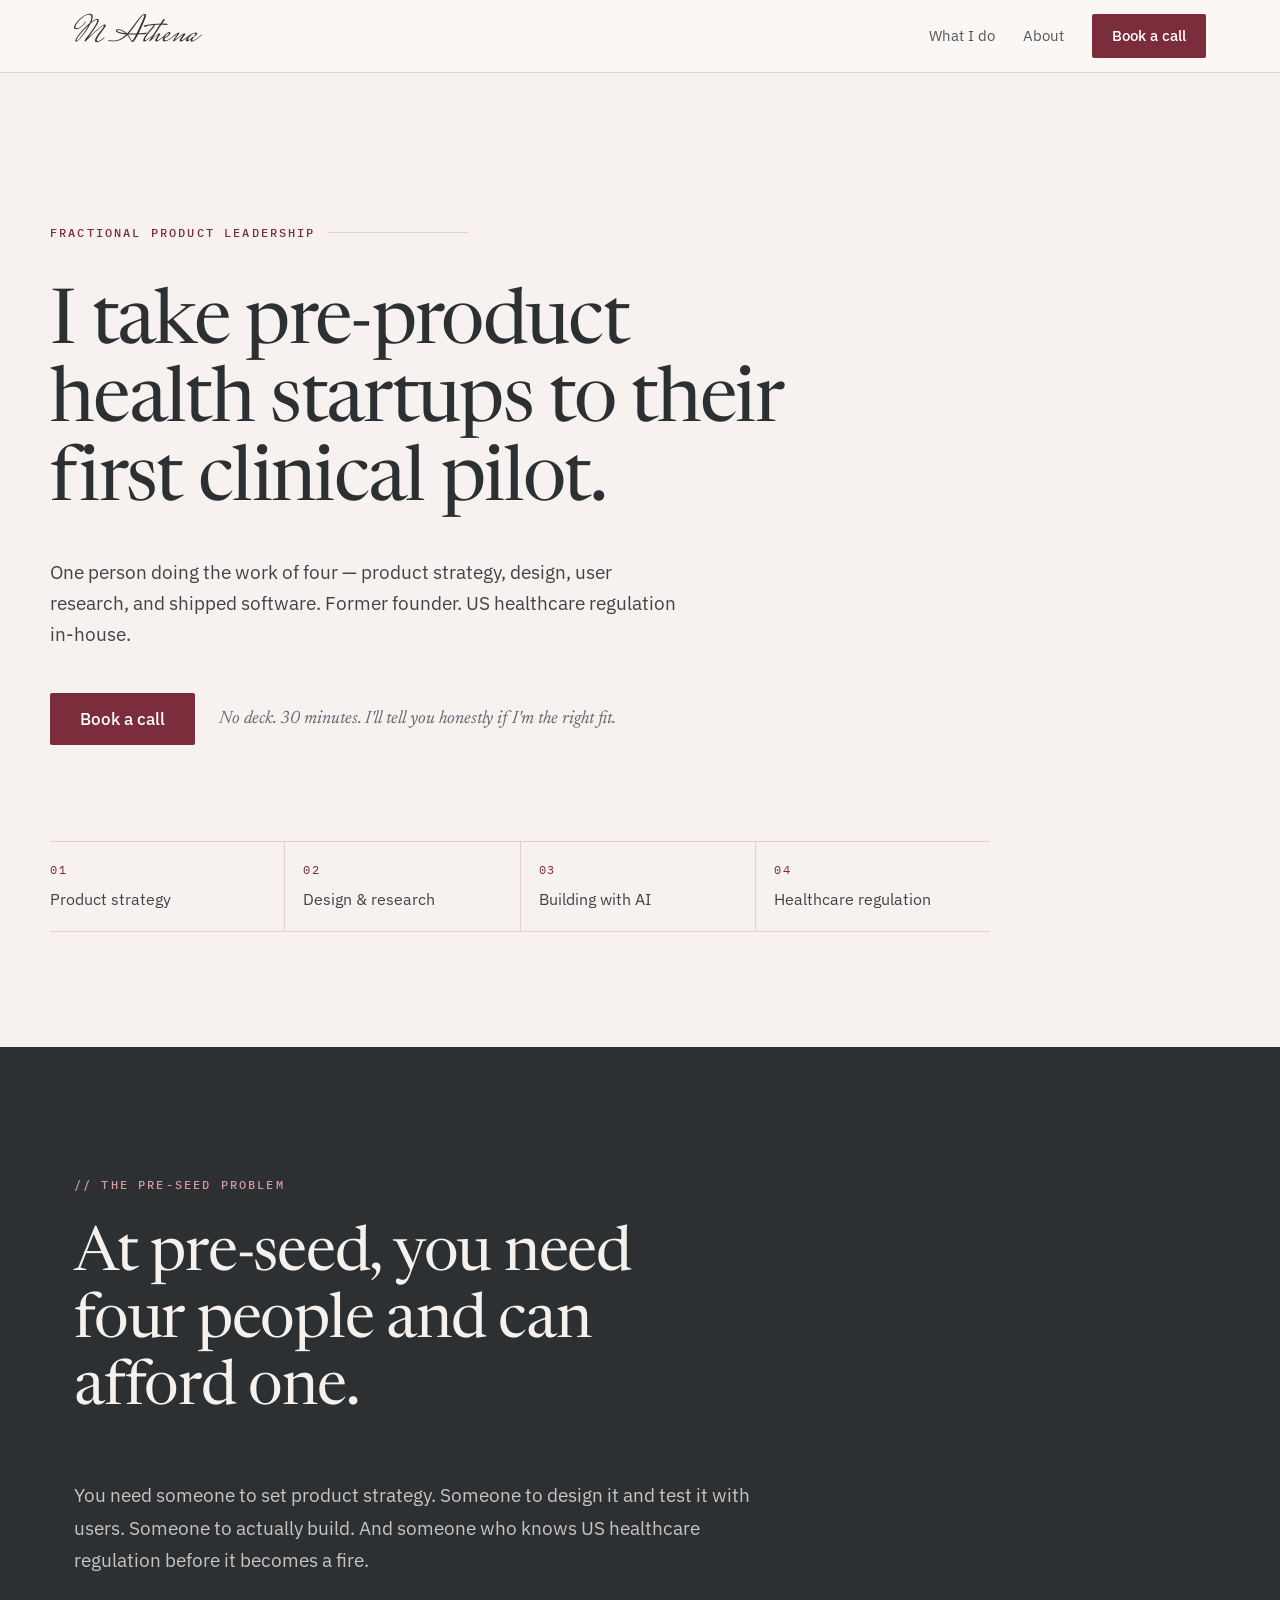
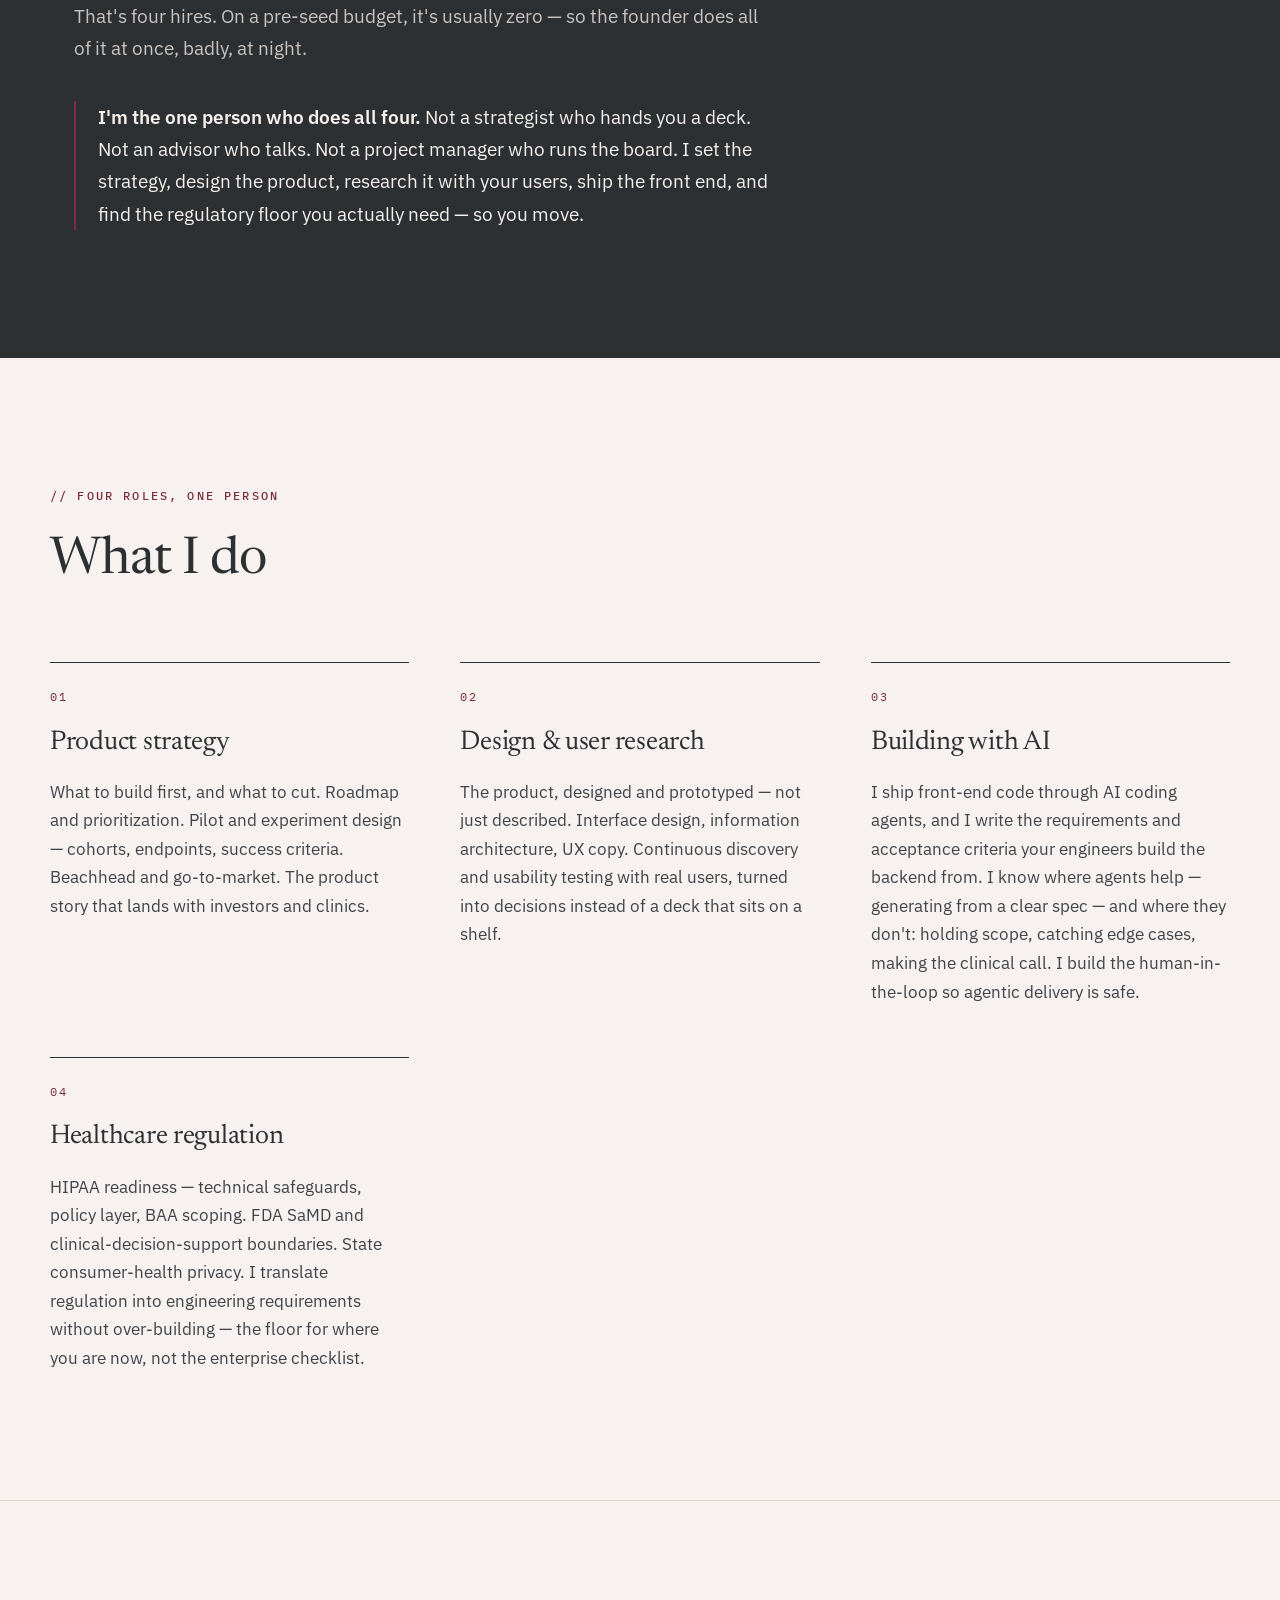
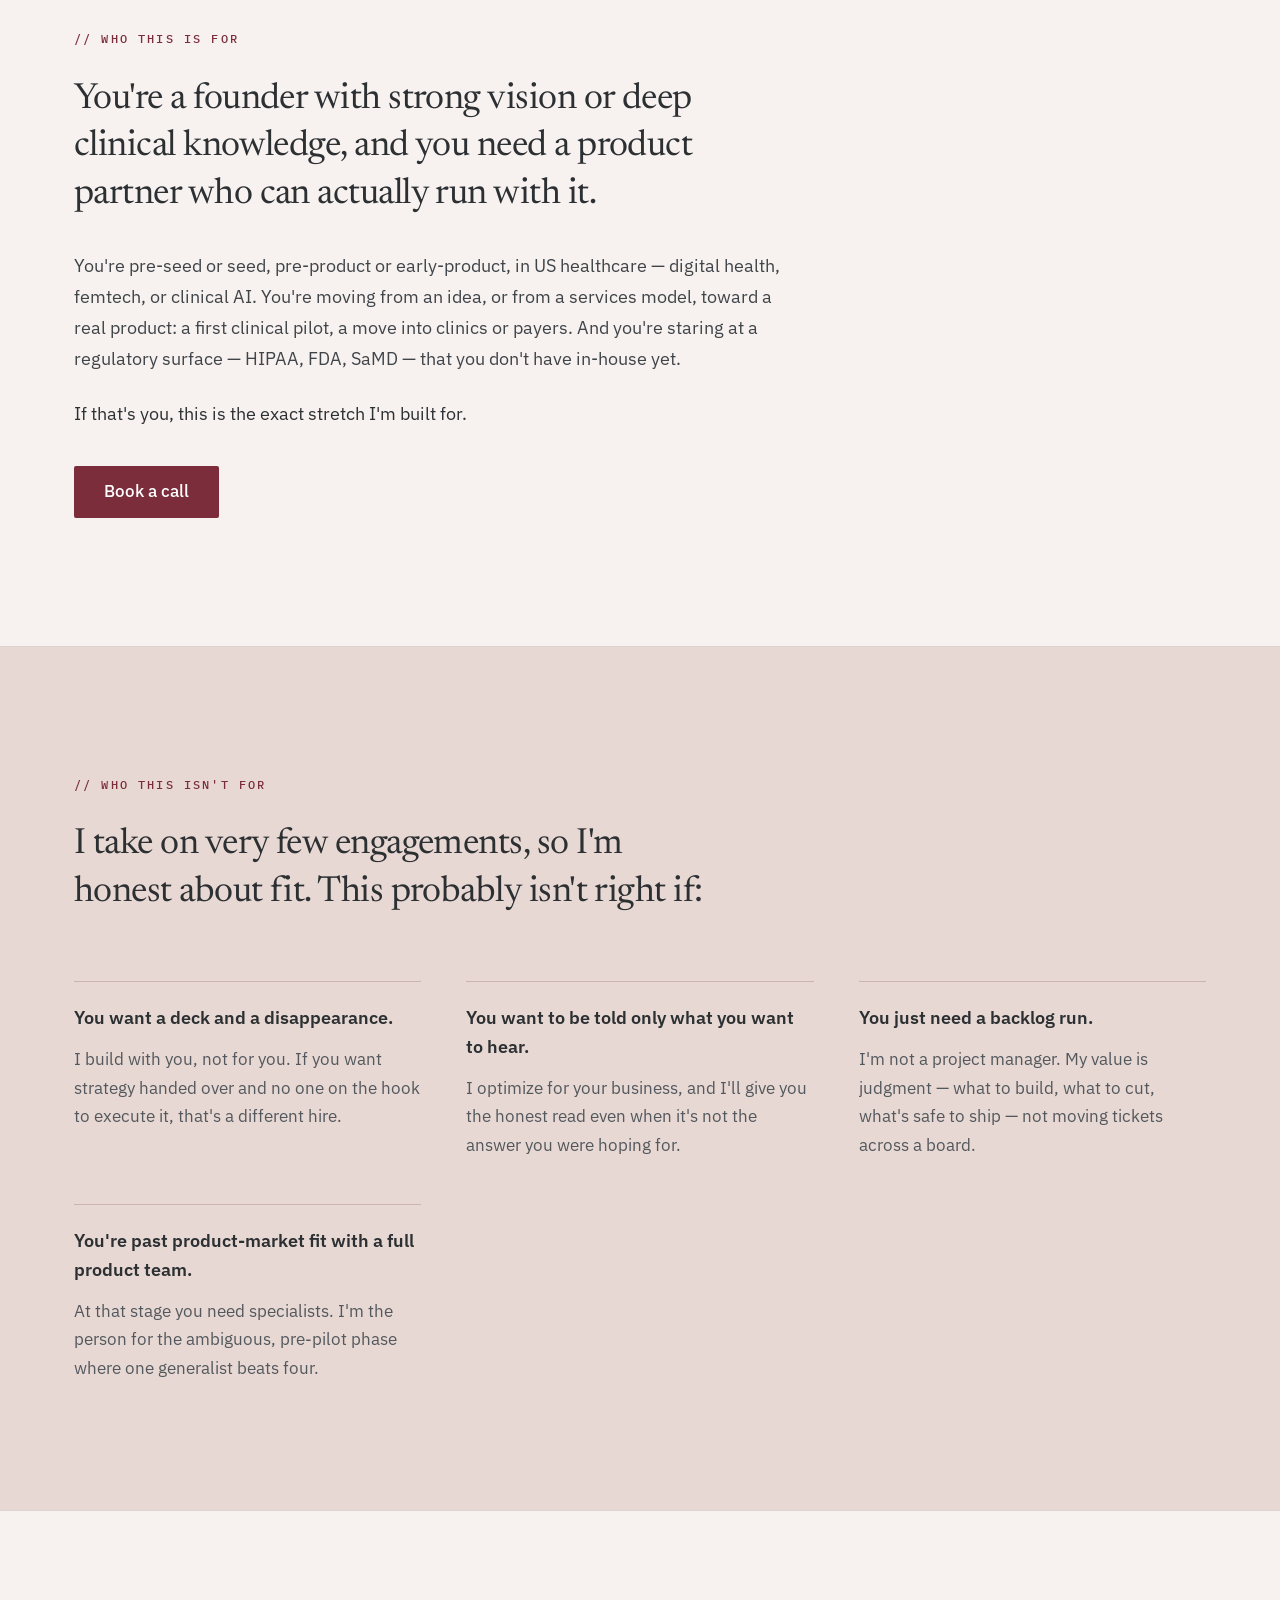
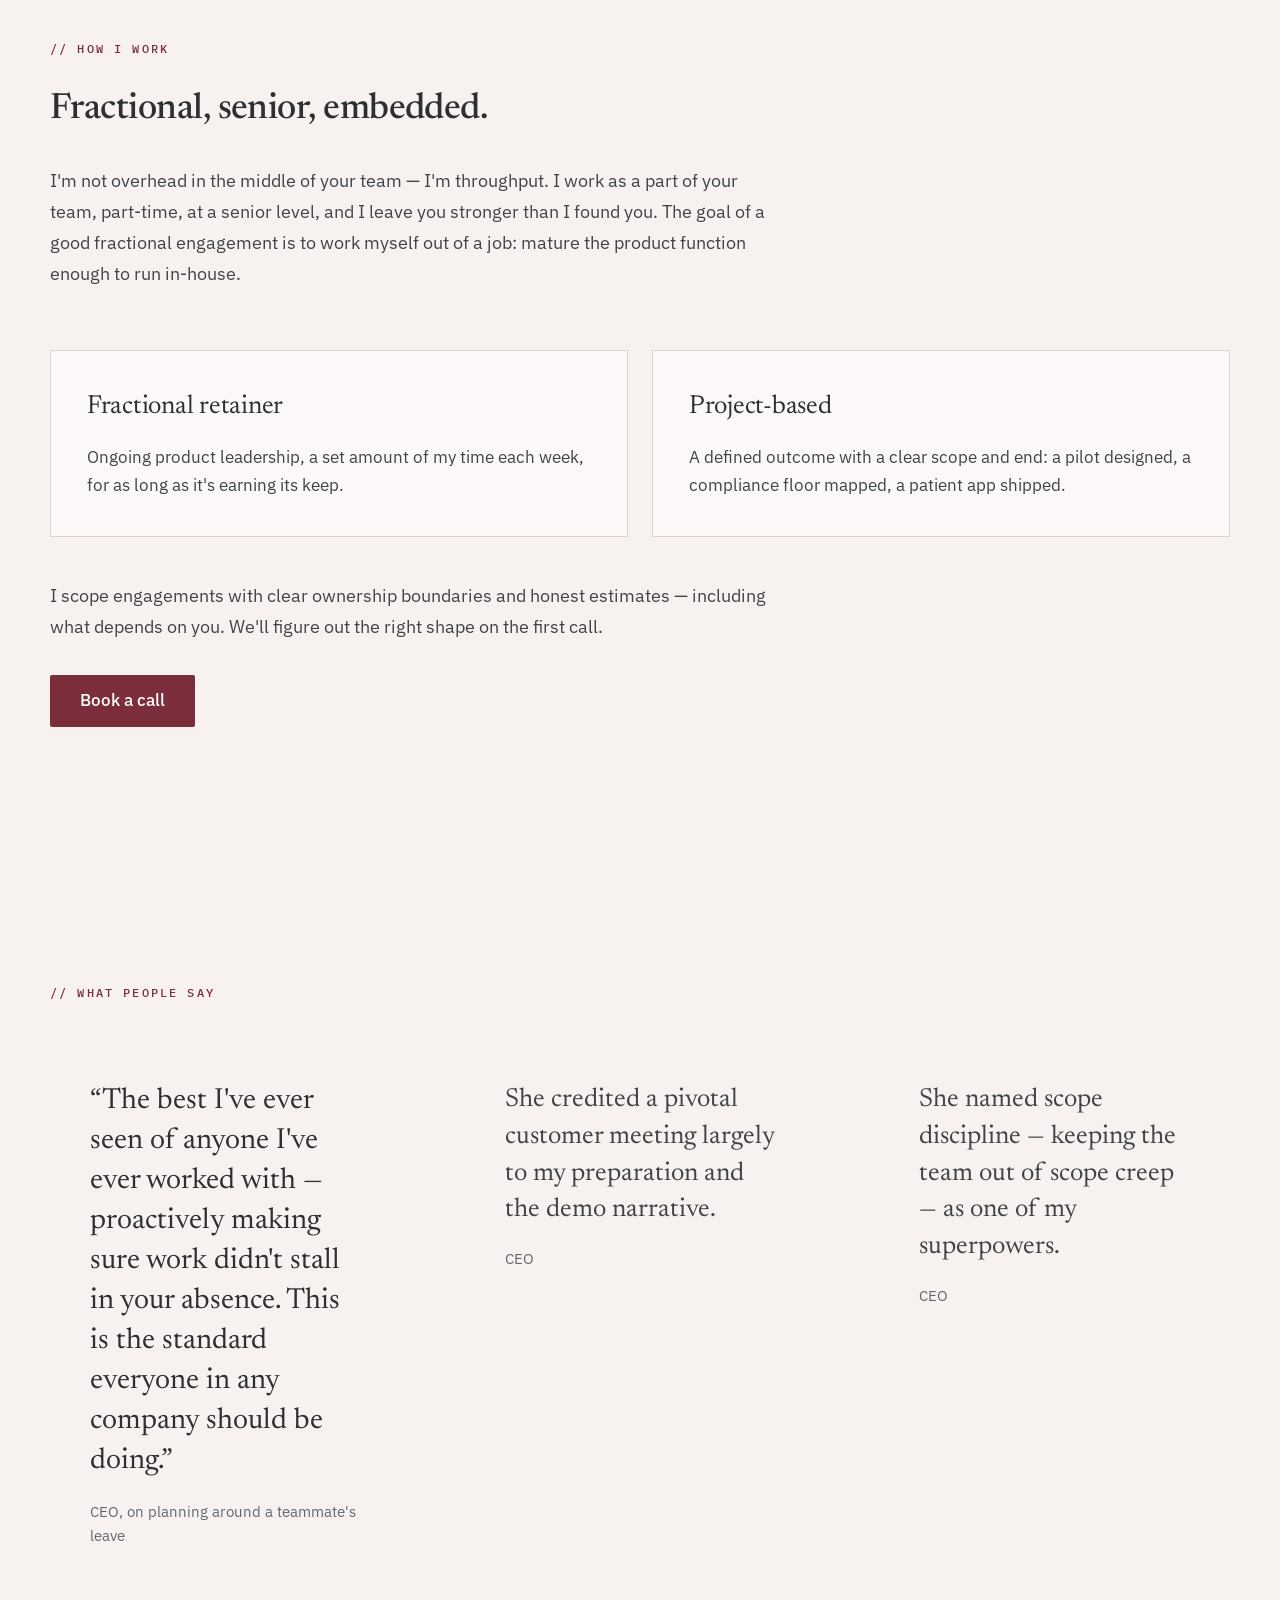
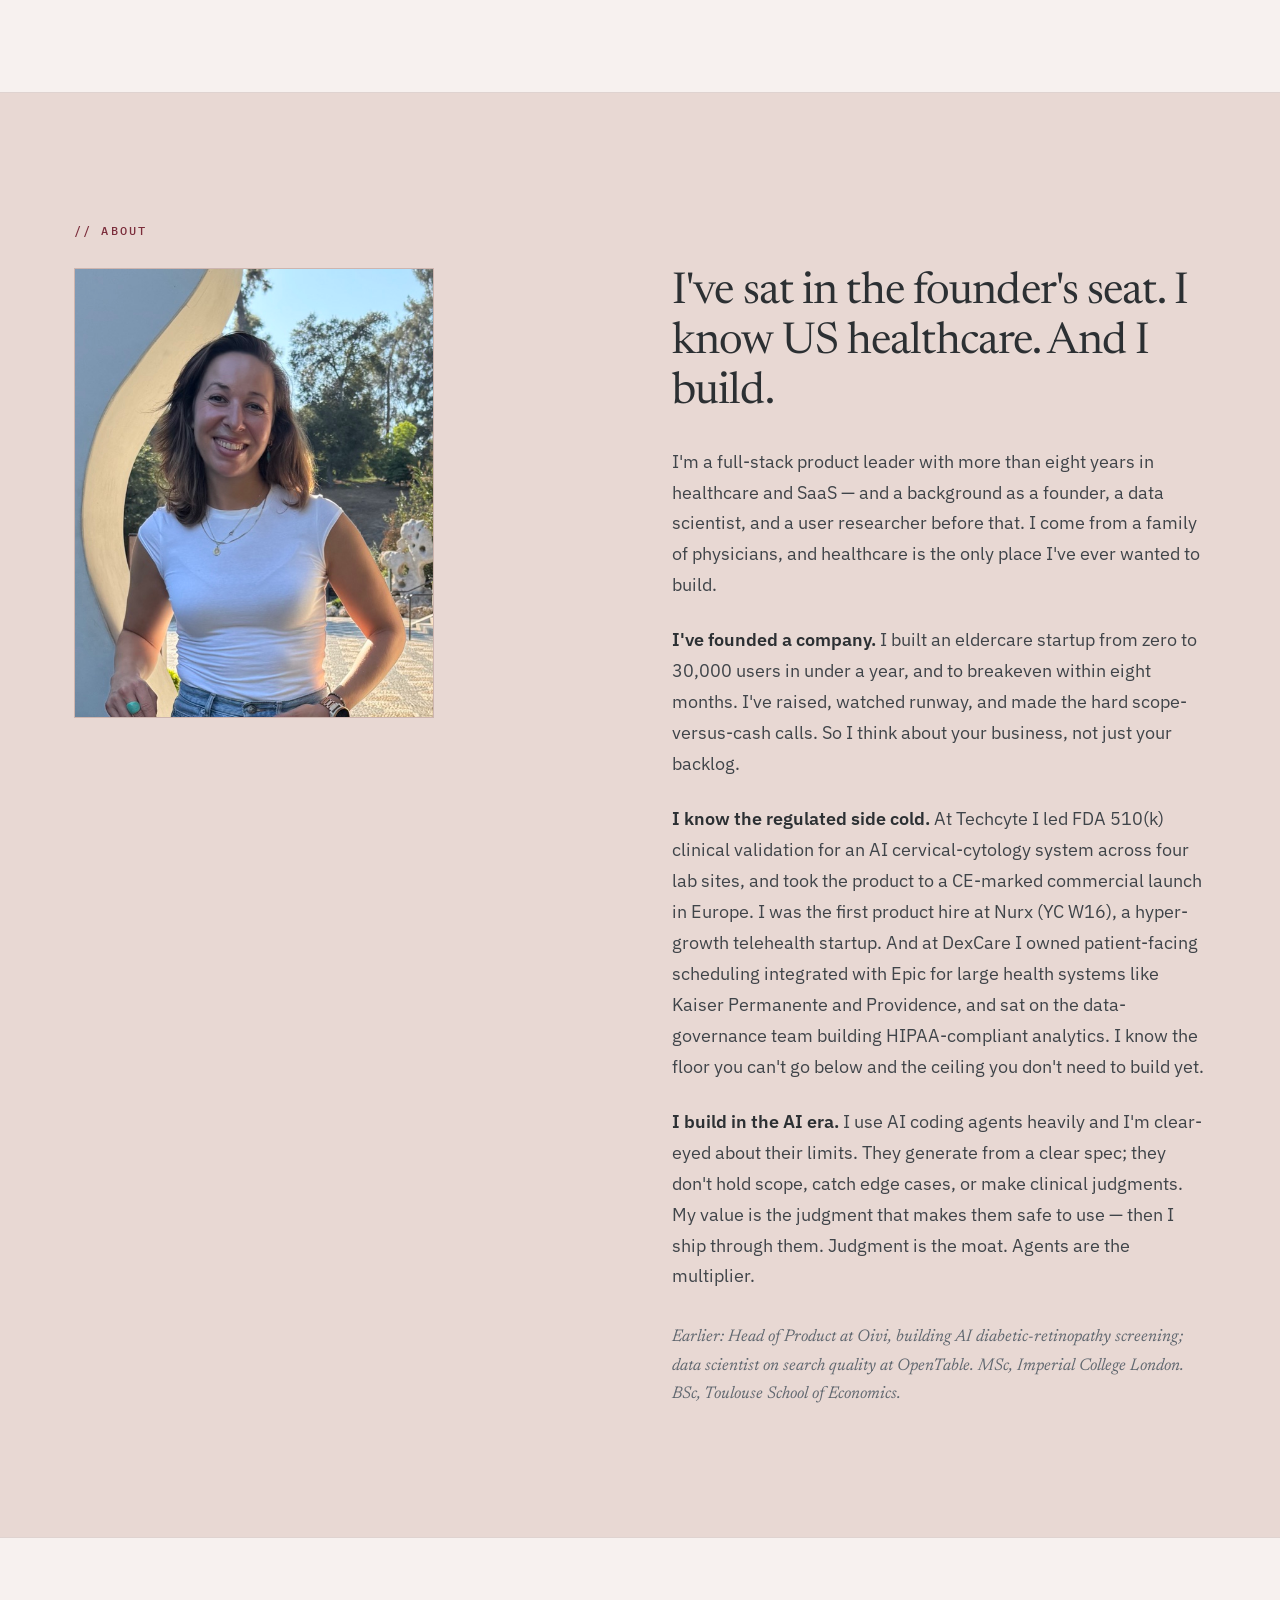
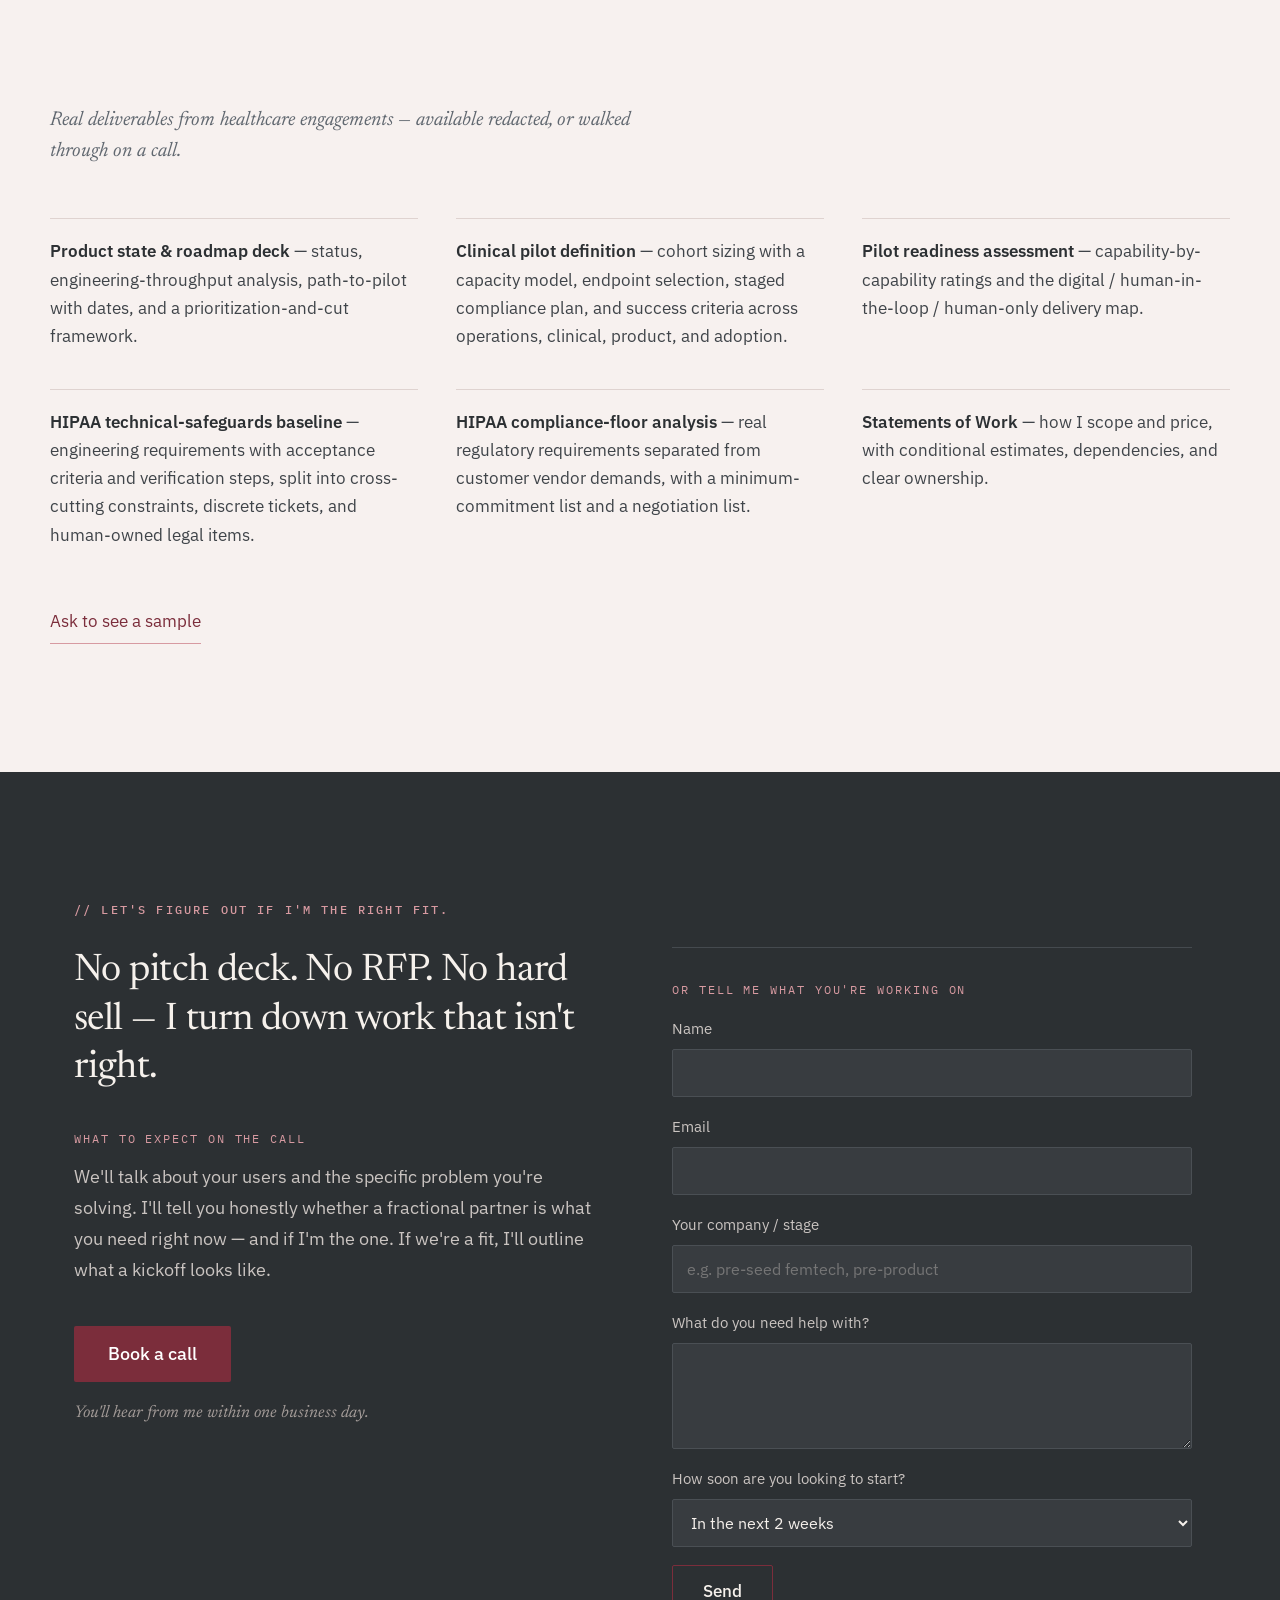
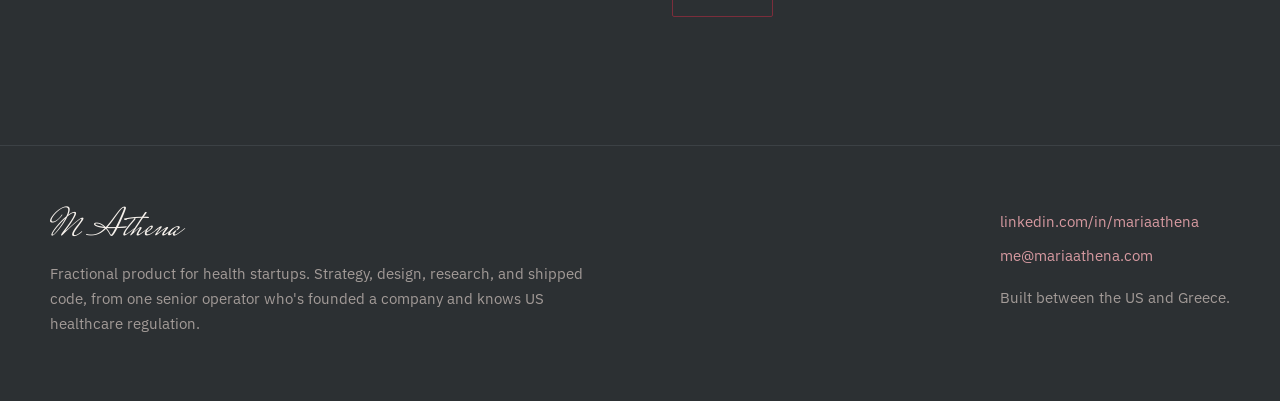
<file: index.html>
<!DOCTYPE html>
<html lang="en">
<head>
  <meta charset="UTF-8">
  <meta name="viewport" content="width=device-width, initial-scale=1.0">
  <title>Maria Athena | Fractional Product for Health Startups</title>
  <meta name="description" content="I take pre-product health startups to their first clinical pilot — product strategy, design, research, and shipped code from one senior fractional partner.">
  <link rel="preconnect" href="https://fonts.googleapis.com">
  <link rel="preconnect" href="https://fonts.gstatic.com" crossorigin>
  <link href="https://fonts.googleapis.com/css2?family=Mrs+Saint+Delafield&family=Newsreader:ital,opsz,wght@0,6..72,300;0,6..72,400;0,6..72,500;0,6..72,600;1,6..72,400&family=IBM+Plex+Mono:wght@400;500&family=IBM+Plex+Sans:wght@400;500;600&display=swap" rel="stylesheet">
  <link rel="icon" type="image/png" href="assets/athena-mark.png">
  <link rel="stylesheet" href="css/style.css">
</head>
<body>

  <header class="site-header">
    <nav>
      <a href="#top" class="logo"><span>M Athena</span></a>
      <div class="nav-links">
        <a href="#what-i-do">What I do</a>
        <a href="#about">About</a>
        <a href="#contact" class="btn btn-small">Book a call</a>
      </div>
    </nav>
  </header>

  <main>
    <section id="top" class="hero container">
      <div class="hero-inner">
        <div class="hero-tag" data-reveal>
          <span class="eyebrow" style="margin-bottom:0;">Fractional product leadership</span>
          <span class="hero-tag-line"></span>
        </div>

        <h1 class="hero-title" data-reveal>I take pre-product health startups to their first clinical pilot.</h1>

        <p class="hero-lead" data-reveal>One person doing the work of four — product strategy, design, user research, and shipped software. Former founder. US healthcare regulation in-house.</p>

        <div class="hero-cta" data-reveal>
          <a href="#contact" class="btn">Book a call</a>
          <span class="hero-cta-note">No deck. 30 minutes. I'll tell you honestly if I'm the right fit.</span>
        </div>

        <div class="hero-stats" data-reveal>
          <div class="hero-stat">
            <div class="hero-stat-num">01</div>
            <div class="hero-stat-label">Product strategy</div>
          </div>
          <div class="hero-stat">
            <div class="hero-stat-num">02</div>
            <div class="hero-stat-label">Design &amp; research</div>
          </div>
          <div class="hero-stat">
            <div class="hero-stat-num">03</div>
            <div class="hero-stat-label">Building with AI</div>
          </div>
          <div class="hero-stat">
            <div class="hero-stat-num">04</div>
            <div class="hero-stat-label">Healthcare regulation</div>
          </div>
        </div>
      </div>
    </section>

    <section class="section-dark section-lg">
      <div class="container">
        <div class="eyebrow" data-reveal>// The pre-seed problem</div>
        <h2 class="section-title section-title-lg" data-reveal>At pre-seed, you need four people and can afford one.</h2>
        <div class="prose" data-reveal style="margin-top:clamp(36px,5vw,56px);">
          <p>You need someone to set product strategy. Someone to design it and test it with users. Someone to actually build. And someone who knows US healthcare regulation before it becomes a fire.</p>
          <p>That's four hires. On a pre-seed budget, it's usually zero — so the founder does all of it at once, badly, at night.</p>
          <p class="highlight"><strong>I'm the one person who does all four.</strong> Not a strategist who hands you a deck. Not an advisor who talks. Not a project manager who runs the board. I set the strategy, design the product, research it with your users, ship the front end, and find the regulatory floor you actually need — so you move.</p>
        </div>
      </div>
    </section>

    <section id="what-i-do" class="section container">
      <div class="eyebrow" data-reveal>// Four roles, one person</div>
      <h2 class="section-title section-title-md" data-reveal>What I do</h2>
      <div class="grid-4" data-reveal>
        <div class="grid-item">
          <div class="grid-item-num">01</div>
          <h3>Product strategy</h3>
          <p>What to build first, and what to cut. Roadmap and prioritization. Pilot and experiment design — cohorts, endpoints, success criteria. Beachhead and go-to-market. The product story that lands with investors and clinics.</p>
        </div>
        <div class="grid-item">
          <div class="grid-item-num">02</div>
          <h3>Design &amp; user research</h3>
          <p>The product, designed and prototyped — not just described. Interface design, information architecture, UX copy. Continuous discovery and usability testing with real users, turned into decisions instead of a deck that sits on a shelf.</p>
        </div>
        <div class="grid-item">
          <div class="grid-item-num">03</div>
          <h3>Building with AI</h3>
          <p>I ship front-end code through AI coding agents, and I write the requirements and acceptance criteria your engineers build the backend from. I know where agents help — generating from a clear spec — and where they don't: holding scope, catching edge cases, making the clinical call. I build the human-in-the-loop so agentic delivery is safe.</p>
        </div>
        <div class="grid-item">
          <div class="grid-item-num">04</div>
          <h3>Healthcare regulation</h3>
          <p>HIPAA readiness — technical safeguards, policy layer, BAA scoping. FDA SaMD and clinical-decision-support boundaries. State consumer-health privacy. I translate regulation into engineering requirements without over-building — the floor for where you are now, not the enterprise checklist.</p>
        </div>
      </div>
    </section>

    <section class="section section-bordered">
      <div class="container">
        <div class="eyebrow" data-reveal>// Who this is for</div>
        <div class="statement" data-reveal>
          <p class="statement-lead">You're a founder with strong vision or deep clinical knowledge, and you need a product partner who can actually run with it.</p>
          <p class="body-text">You're pre-seed or seed, pre-product or early-product, in US healthcare — digital health, femtech, or clinical AI. You're moving from an idea, or from a services model, toward a real product: a first clinical pilot, a move into clinics or payers. And you're staring at a regulatory surface — HIPAA, FDA, SaMD — that you don't have in-house yet.</p>
          <p class="body-text emphasis">If that's you, this is the exact stretch I'm built for.</p>
          <a href="#contact" class="btn" style="margin-top:36px;">Book a call</a>
        </div>
      </div>
    </section>

    <section class="section-wash section-bordered-both section">
      <div class="container">
        <div class="eyebrow" data-reveal>// Who this isn't for</div>
        <p class="statement-lead" data-reveal style="max-width:640px;">I take on very few engagements, so I'm honest about fit. This probably isn't right if:</p>
        <div class="avoid-grid" data-reveal>
          <div class="avoid-card">
            <h3>You want a deck and a disappearance.</h3>
            <p>I build with you, not for you. If you want strategy handed over and no one on the hook to execute it, that's a different hire.</p>
          </div>
          <div class="avoid-card">
            <h3>You want to be told only what you want to hear.</h3>
            <p>I optimize for your business, and I'll give you the honest read even when it's not the answer you were hoping for.</p>
          </div>
          <div class="avoid-card">
            <h3>You just need a backlog run.</h3>
            <p>I'm not a project manager. My value is judgment — what to build, what to cut, what's safe to ship — not moving tickets across a board.</p>
          </div>
          <div class="avoid-card">
            <h3>You're past product-market fit with a full product team.</h3>
            <p>At that stage you need specialists. I'm the person for the ambiguous, pre-pilot phase where one generalist beats four.</p>
          </div>
        </div>
      </div>
    </section>

    <section class="section container">
      <div class="eyebrow" data-reveal>// How I work</div>
      <div class="statement" data-reveal>
        <p class="statement-lead"><strong style="font-weight:500;">Fractional, senior, embedded.</strong></p>
        <p class="body-text">I'm not overhead in the middle of your team — I'm throughput. I work as a part of your team, part-time, at a senior level, and I leave you stronger than I found you. The goal of a good fractional engagement is to work myself out of a job: mature the product function enough to run in-house.</p>
      </div>
      <div class="pricing-grid" data-reveal>
        <div class="pricing-card">
          <h3>Fractional retainer</h3>
          <p>Ongoing product leadership, a set amount of my time each week, for as long as it's earning its keep.</p>
        </div>
        <div class="pricing-card">
          <h3>Project-based</h3>
          <p>A defined outcome with a clear scope and end: a pilot designed, a compliance floor mapped, a patient app shipped.</p>
        </div>
      </div>
      <div class="statement" data-reveal style="margin-top:clamp(32px,4vw,44px);">
        <p class="body-text" style="margin-top:0;">I scope engagements with clear ownership boundaries and honest estimates — including what depends on you. We'll figure out the right shape on the first call.</p>
        <a href="#contact" class="btn" style="margin-top:32px;">Book a call</a>
      </div>
    </section>

    <section class="section container">
      <div class="eyebrow" data-reveal style="margin-bottom:clamp(40px,5vw,64px);">// What people say</div>
      <div class="testimonial-grid">
        <figure class="testimonial" data-reveal>
          <blockquote>&ldquo;The best I've ever seen of anyone I've ever worked with — proactively making sure work didn't stall in your absence. This is the standard everyone in any company should be doing.&rdquo;</blockquote>
          <figcaption>CEO, on planning around a teammate's leave</figcaption>
        </figure>
        <figure class="testimonial small" data-reveal>
          <blockquote>She credited a pivotal customer meeting largely to my preparation and the demo narrative.</blockquote>
          <figcaption>CEO</figcaption>
        </figure>
        <figure class="testimonial small" data-reveal>
          <blockquote>She named scope discipline — keeping the team out of scope creep — as one of my superpowers.</blockquote>
          <figcaption>CEO</figcaption>
        </figure>
      </div>
    </section>

    <section id="about" class="section-wash section-bordered-both section-lg">
      <div class="container">
        <div class="eyebrow" data-reveal>// About</div>
        <div class="about-grid">
          <div data-reveal>
            <img class="about-photo" src="assets/athena-photo.jpg" alt="Portrait of Maria Athena">
          </div>
          <div class="about-copy" data-reveal>
            <h2>I've sat in the founder's seat. I know US healthcare. And I build.</h2>
            <p>I'm a full-stack product leader with more than eight years in healthcare and SaaS — and a background as a founder, a data scientist, and a user researcher before that. I come from a family of physicians, and healthcare is the only place I've ever wanted to build.</p>
            <p><strong>I've founded a company.</strong> I built an eldercare startup from zero to 30,000 users in under a year, and to breakeven within eight months. I've raised, watched runway, and made the hard scope-versus-cash calls. So I think about your business, not just your backlog.</p>
            <p><strong>I know the regulated side cold.</strong> At Techcyte I led FDA 510(k) clinical validation for an AI cervical-cytology system across four lab sites, and took the product to a CE-marked commercial launch in Europe. I was the first product hire at Nurx (YC W16), a hyper-growth telehealth startup. And at DexCare I owned patient-facing scheduling integrated with Epic for large health systems like Kaiser Permanente and Providence, and sat on the data-governance team building HIPAA-compliant analytics. I know the floor you can't go below and the ceiling you don't need to build yet.</p>
            <p><strong>I build in the AI era.</strong> I use AI coding agents heavily and I'm clear-eyed about their limits. They generate from a clear spec; they don't hold scope, catch edge cases, or make clinical judgments. My value is the judgment that makes them safe to use — then I ship through them. Judgment is the moat. Agents are the multiplier.</p>
            <p class="footnote">Earlier: Head of Product at Oivi, building AI diabetic-retinopathy screening; data scientist on search quality at OpenTable. MSc, Imperial College London. BSc, Toulouse School of Economics.</p>
          </div>
        </div>
      </div>
    </section>

    <section class="section container">
      <div class="eyebrow" data-reveal style="margin-bottom:20px;">// Selected work</div>
      <p class="work-lead" data-reveal>Real deliverables from healthcare engagements — available redacted, or walked through on a call.</p>
      <div class="work-grid" data-reveal>
        <div class="work-item"><p><strong>Product state &amp; roadmap deck</strong> — status, engineering-throughput analysis, path-to-pilot with dates, and a prioritization-and-cut framework.</p></div>
        <div class="work-item"><p><strong>Clinical pilot definition</strong> — cohort sizing with a capacity model, endpoint selection, staged compliance plan, and success criteria across operations, clinical, product, and adoption.</p></div>
        <div class="work-item"><p><strong>Pilot readiness assessment</strong> — capability-by-capability ratings and the digital / human-in-the-loop / human-only delivery map.</p></div>
        <div class="work-item"><p><strong>HIPAA technical-safeguards baseline</strong> — engineering requirements with acceptance criteria and verification steps, split into cross-cutting constraints, discrete tickets, and human-owned legal items.</p></div>
        <div class="work-item"><p><strong>HIPAA compliance-floor analysis</strong> — real regulatory requirements separated from customer vendor demands, with a minimum-commitment list and a negotiation list.</p></div>
        <div class="work-item"><p><strong>Statements of Work</strong> — how I scope and price, with conditional estimates, dependencies, and clear ownership.</p></div>
      </div>
      <a href="#contact" class="link-underline" data-reveal style="margin-top:clamp(36px,4vw,52px); color:var(--accent);">Ask to see a sample</a>
    </section>

    <section id="contact" class="section-dark section-lg">
      <div class="container">
        <div class="eyebrow">// Let's figure out if I'm the right fit.</div>
        <div class="contact-grid">
          <div class="contact-copy" data-reveal>
            <p class="lead">No pitch deck. No RFP. No hard sell — I turn down work that isn't right.</p>
            <div class="label">What to expect on the call</div>
            <p class="desc">We'll talk about your users and the specific problem you're solving. I'll tell you honestly whether a fractional partner is what you need right now — and if I'm the one. If we're a fit, I'll outline what a kickoff looks like.</p>
            <a href="mailto:me@mariaathena.com" class="btn">Book a call</a>
            <p class="note">You'll hear from me within one business day.</p>
          </div>

          <!--
            Static GitHub Pages site — this form has no backend yet.
            Wire it up to a form service (e.g. Formspree) before relying on it,
            or direct people to the mailto link above in the meantime.
          -->
          <form class="contact-form" data-reveal>
            <div class="label">Or tell me what you're working on</div>
            <label>Name
              <input type="text" name="name" required>
            </label>
            <label>Email
              <input type="email" name="email" required>
            </label>
            <label>Your company / stage
              <input type="text" name="company" placeholder="e.g. pre-seed femtech, pre-product">
            </label>
            <label>What do you need help with?
              <textarea name="message" rows="4" maxlength="300" required></textarea>
            </label>
            <label>How soon are you looking to start?
              <select name="timeline">
                <option>In the next 2 weeks</option>
                <option>This month</option>
                <option>Next 1–2 months</option>
                <option>Just exploring</option>
              </select>
            </label>
            <button type="submit" class="btn btn-ghost">Send</button>
            <span class="confirm" hidden>Thanks — I'll be in touch within one business day.</span>
          </form>
        </div>
      </div>
    </section>
  </main>

  <footer class="site-footer">
    <div class="container footer-inner">
      <div class="footer-brand">
        <div class="name">M Athena</div>
        <p>Fractional product for health startups. Strategy, design, research, and shipped code, from one senior operator who's founded a company and knows US healthcare regulation.</p>
      </div>
      <div class="footer-links">
        <a href="https://linkedin.com/in/mariaathena">linkedin.com/in/mariaathena</a>
        <a href="mailto:me@mariaathena.com">me@mariaathena.com</a>
        <span>Built between the US and Greece.</span>
      </div>
    </div>
  </footer>

  <script src="js/main.js"></script>
</body>
</html>
</file>
<file: css/style.css>
:root {
  --bg: #F7F1EF;
  --bg-offwhite: #FCF8F7;
  --bg-wash: #E8D8D3;
  --bg-dark: #2C3033;
  --bg-dark-panel: #383C40;
  --text: #2C3033;
  --text-body: #3F4449;
  --text-muted: #52585D;
  --text-muted2: #616870;
  --text-on-dark: #F6F1EC;
  --text-on-dark-muted: #CAC4C1;
  --text-on-dark-faint: #A39B98;
  --accent: #7B2D3B;
  --accent-hover: #5C1F2A;
  --accent-hover-on-dark: #94414F;
  --accent-light: #D79AA1;
  --border: #DFD3D0;
  --border-wash: #CDB5AF;
  --border-dark: #3C4145;
  --border-dark-input: #4A4F54;
  --border-dark-form: #454A4F;
  --max-width: 1180px;
  --serif: "Newsreader", Georgia, serif;
  --sans: "IBM Plex Sans", system-ui, -apple-system, sans-serif;
  --mono: "IBM Plex Mono", ui-monospace, monospace;
  --script: "Mrs Saint Delafield", cursive;
}

html { scroll-behavior: smooth; }

* { box-sizing: border-box; }

body {
  margin: 0;
  background: var(--bg);
  color: var(--text);
  font-family: var(--sans);
  -webkit-font-smoothing: antialiased;
  line-height: 1.6;
}

h1, h2, h3 { margin: 0; font-weight: 400; }
p { margin: 0; }

a { color: var(--accent); text-decoration-thickness: 1px; text-underline-offset: 3px; }
a:hover { color: var(--accent-hover); }

::selection { background: #E3CDC8; }

.container {
  max-width: var(--max-width);
  margin: 0 auto;
  padding: 0 24px;
}

.eyebrow {
  font-family: var(--mono);
  font-size: 12px;
  font-weight: 500;
  letter-spacing: 0.18em;
  text-transform: uppercase;
  color: var(--accent);
  margin-bottom: 28px;
}
.section-dark .eyebrow { color: var(--accent-light); }

/* Buttons */
.btn {
  display: inline-flex;
  align-items: center;
  min-height: 52px;
  padding: 0 30px;
  background: var(--accent);
  color: #FFFFFF;
  font-size: 17px;
  font-weight: 500;
  border-radius: 2px;
  text-decoration: none;
  border: none;
  cursor: pointer;
  font-family: var(--sans);
}
.btn:hover { background: var(--accent-hover); color: #fff; }

.btn-small {
  min-height: 44px;
  padding: 0 20px;
  font-size: 15px;
}

.btn-ghost {
  background: transparent;
  border: 1px solid var(--accent);
  color: var(--text-on-dark);
}
.btn-ghost:hover { background: var(--accent); color: var(--text-on-dark); }

.link-underline {
  display: inline-flex;
  align-items: center;
  min-height: 44px;
  font-size: 17px;
  color: var(--accent);
  border-bottom: 1px solid var(--accent-light);
  text-decoration: none;
}
.link-underline:hover { color: var(--accent-hover); border-bottom-color: var(--accent); }

.back-link {
  display: inline-flex;
  align-items: center;
  font-family: var(--mono);
  font-size: 13px;
  letter-spacing: 0.08em;
  text-transform: uppercase;
  color: var(--accent);
  text-decoration: none;
}
.back-link:hover { color: var(--accent-hover); }

/* Header */
.site-header {
  position: sticky;
  top: 0;
  z-index: 50;
  background: rgba(251, 248, 245, 0.92);
  backdrop-filter: blur(8px);
  border-bottom: 1px solid var(--border);
}

.site-header nav {
  max-width: var(--max-width);
  margin: 0 auto;
  padding: 14px 24px;
  display: flex;
  align-items: center;
  justify-content: space-between;
  gap: 20px;
  flex-wrap: wrap;
}

.logo {
  display: flex;
  align-items: center;
  gap: 11px;
  text-decoration: none;
  white-space: nowrap;
}
.logo span {
  font-family: var(--script);
  font-size: 38px;
  line-height: 1;
  color: var(--text);
}
.logo:hover { color: var(--text); }

.nav-links {
  display: flex;
  align-items: center;
  gap: clamp(14px, 2.4vw, 28px);
  flex-wrap: wrap;
}

.nav-links a:not(.btn) {
  font-size: 15px;
  color: var(--text-muted);
  text-decoration: none;
  white-space: nowrap;
}
.nav-links a:not(.btn):hover { color: var(--text); }

/* Hero */
.hero {
  padding: clamp(72px, 12vw, 150px) 0 clamp(64px, 9vw, 120px);
}

.hero-inner { max-width: 940px; }

.hero-tag {
  display: flex;
  align-items: center;
  gap: 12px;
  margin-bottom: clamp(28px, 4vw, 44px);
}
.hero-tag-line {
  flex: 1;
  height: 1px;
  background: var(--border);
  max-width: 140px;
}

h1.hero-title {
  font-family: var(--serif);
  font-size: clamp(40px, 6.4vw, 76px);
  line-height: 1.03;
  letter-spacing: -0.022em;
  max-width: 16ch;
}

.hero-lead {
  margin-top: clamp(24px, 3.4vw, 36px);
  max-width: 640px;
  font-size: 19px;
  line-height: 1.62;
  color: var(--text-body);
}

.hero-cta {
  margin-top: clamp(32px, 4vw, 44px);
  display: flex;
  align-items: center;
  gap: 24px;
  flex-wrap: wrap;
}

.hero-cta-note {
  font-family: var(--serif);
  font-style: italic;
  font-size: 18px;
  color: var(--text-muted2);
}

.hero-stats {
  margin-top: clamp(56px, 8vw, 96px);
  display: grid;
  grid-template-columns: repeat(auto-fit, minmax(150px, 1fr));
  gap: 1px;
  background: var(--border);
  border-top: 1px solid var(--border);
  border-bottom: 1px solid var(--border);
}
.hero-stat {
  background: var(--bg);
  padding: 18px 0 18px 18px;
}
.hero-stat:first-child { padding-left: 0; }
.hero-stat-num {
  font-family: var(--mono);
  font-size: 12px;
  letter-spacing: 0.16em;
  text-transform: uppercase;
  color: var(--accent);
}
.hero-stat-label {
  margin-top: 8px;
  font-size: 16px;
  color: var(--text-body);
}

/* Sections */
.section {
  padding: clamp(72px, 10vw, 130px) 0;
}
.section-lg { padding: clamp(72px, 10vw, 140px) 0; }

.section-dark { background: var(--bg-dark); color: var(--text-on-dark); }
.section-wash { background: var(--bg-wash); }
.section-offwhite { background: var(--bg-offwhite); }
.section-bordered { border-top: 1px solid var(--border); }
.section-bordered-both { border-top: 1px solid var(--border); border-bottom: 1px solid var(--border); }

h1.page-title, h2.section-title {
  font-family: var(--serif);
  letter-spacing: -0.02em;
}
.section-title-md { font-size: clamp(32px, 4.4vw, 52px); line-height: 1.1; max-width: 14ch; }
.section-title-lg { font-size: clamp(34px, 5.2vw, 62px); line-height: 1.08; max-width: 18ch; }
.section-title-xl { font-size: clamp(32px, 4.8vw, 58px); line-height: 1.08; max-width: 20ch; }
.page-title-lg { font-size: clamp(36px, 5.6vw, 66px); line-height: 1.05; max-width: 18ch; }
.page-title-detail { font-size: clamp(34px, 5.4vw, 64px); line-height: 1.08; max-width: 20ch; }

.prose { max-width: 700px; }
.prose p { font-size: 19px; line-height: 1.7; color: var(--text-on-dark-muted); margin-top: 24px; }
.prose p:first-child { margin-top: 0; }
.prose .highlight {
  margin-top: 36px;
  padding-left: 22px;
  border-left: 2px solid var(--accent);
  color: var(--text-on-dark);
}
.prose strong { font-weight: 600; }

/* What I do grid */
.grid-4 {
  margin-top: clamp(44px, 6vw, 72px);
  display: grid;
  grid-template-columns: repeat(auto-fit, minmax(300px, 1fr));
  gap: clamp(28px, 4vw, 56px);
}
.grid-item {
  border-top: 1px solid var(--text);
  padding-top: 24px;
}
.grid-item-num {
  font-family: var(--mono);
  font-size: 12px;
  letter-spacing: 0.16em;
  color: var(--accent);
  margin-bottom: 14px;
}
.grid-item h3 {
  font-family: var(--serif);
  font-size: 27px;
  letter-spacing: -0.01em;
}
.grid-item p {
  margin-top: 14px;
  font-size: 17px;
  line-height: 1.68;
  color: var(--text-body);
}

/* Statement blocks (who it's for) */
.statement { max-width: 720px; }
.statement-lead {
  font-family: var(--serif);
  font-size: clamp(26px, 3.2vw, 36px);
  line-height: 1.32;
  letter-spacing: -0.015em;
  color: var(--text);
}
.statement p.body-text {
  margin-top: 32px;
  font-size: 18px;
  line-height: 1.72;
  color: var(--text-body);
}
.statement p.body-text + p.body-text { margin-top: 24px; }
.statement p.emphasis { color: var(--text); }

/* Who it isn't for */
.avoid-grid {
  margin-top: clamp(40px, 5vw, 64px);
  display: grid;
  grid-template-columns: repeat(auto-fit, minmax(320px, 1fr));
  gap: clamp(28px, 3.5vw, 48px);
}
.avoid-card {
  border-top: 1px solid var(--border-wash);
  padding-top: 22px;
}
.avoid-card h3 {
  font-size: 18px;
  font-weight: 600;
  font-family: var(--sans);
  color: var(--text);
}
.avoid-card p {
  margin-top: 12px;
  font-size: 17px;
  line-height: 1.68;
  color: var(--text-muted);
}

/* How I work */
.pricing-grid {
  margin-top: clamp(40px, 5vw, 60px);
  display: grid;
  grid-template-columns: repeat(auto-fit, minmax(300px, 1fr));
  gap: 24px;
}
.pricing-card {
  border: 1px solid var(--border);
  background: var(--bg-offwhite);
  padding: clamp(26px, 3vw, 36px);
}
.pricing-card h3 {
  font-family: var(--serif);
  font-size: 26px;
  letter-spacing: -0.01em;
}
.pricing-card p {
  margin-top: 14px;
  font-size: 17px;
  line-height: 1.68;
  color: var(--text-body);
}

/* Case study (summary on homepage) */
.case-summary-grid {
  margin-top: clamp(32px, 5vw, 48px);
  display: grid;
  grid-template-columns: repeat(auto-fit, minmax(300px, 1fr));
  gap: clamp(32px, 5vw, 72px);
  align-items: start;
}
.case-summary-col { max-width: 620px; }
.case-summary-col h2 {
  font-family: var(--serif);
  font-size: clamp(30px, 4.2vw, 52px);
  line-height: 1.09;
  letter-spacing: -0.02em;
}
.case-summary-col p {
  margin-top: 28px;
  font-size: 18px;
  line-height: 1.72;
  color: var(--text-body);
}
.case-summary-links {
  display: flex;
  flex-wrap: wrap;
  gap: 28px;
  align-items: center;
  margin-top: 36px;
}
.case-summary-quotes {
  display: flex;
  flex-direction: column;
  gap: 32px;
}

.case-label {
  font-family: var(--mono);
  font-size: 12px;
  letter-spacing: 0.16em;
  text-transform: uppercase;
  color: var(--accent);
  margin-bottom: 14px;
}
.case-quote {
  border-left: 2px solid var(--accent);
  padding-left: clamp(20px, 3vw, 32px);
}
.case-quote p.quote-text {
  font-family: var(--serif);
  font-style: italic;
  font-size: clamp(23px, 2.6vw, 30px);
  line-height: 1.34;
  color: var(--text);
}
.case-quote p.quote-attr {
  margin-top: 16px;
  font-size: 15px;
  color: var(--text-muted2);
}

/* Case study detail page */
.case-columns {
  margin-top: clamp(48px, 6vw, 80px);
  display: grid;
  grid-template-columns: repeat(auto-fit, minmax(300px, 1fr));
  gap: clamp(32px, 5vw, 72px);
  align-items: start;
}
.case-col { max-width: 620px; }
.case-col p { font-size: 18px; line-height: 1.72; color: var(--text-body); }

.case-what {
  margin-top: clamp(48px, 6vw, 80px);
}
.case-what-label {
  font-family: var(--mono);
  font-size: 12px;
  letter-spacing: 0.16em;
  text-transform: uppercase;
  color: var(--accent);
  margin-bottom: 24px;
}
.case-items {
  display: grid;
  grid-template-columns: repeat(auto-fit, minmax(320px, 1fr));
  gap: clamp(24px, 3vw, 44px);
}
.case-item {
  border-top: 1px solid var(--border);
  padding-top: 20px;
  max-width: 600px;
}
.case-item p { font-size: 17px; line-height: 1.68; color: var(--text-body); }
.case-item strong { color: var(--text); font-weight: 600; }

.case-result-box {
  background: var(--bg-wash);
  padding: clamp(26px, 3vw, 36px);
}
.case-result-num {
  display: flex;
  align-items: baseline;
  gap: 14px;
  font-family: var(--serif);
  color: var(--accent);
}
.case-result-num .big { font-size: clamp(34px, 4vw, 46px); }
.case-result-num .arrow { font-size: 22px; color: var(--text-muted2); }
.case-result-box p {
  margin-top: 16px;
  font-size: 16px;
  line-height: 1.62;
  color: var(--text-muted);
}

/* Case studies index page */
.case-list-grid {
  display: grid;
  grid-template-columns: repeat(auto-fit, minmax(320px, 1fr));
  gap: clamp(36px, 5vw, 72px);
}
.case-list-item {
  border-top: 1px solid var(--text);
  padding-top: 26px;
  display: flex;
  flex-direction: column;
  gap: 16px;
  max-width: 560px;
}
.case-list-item h2 {
  font-family: var(--serif);
  font-size: clamp(26px, 2.9vw, 36px);
  line-height: 1.14;
  letter-spacing: -0.018em;
  color: var(--text);
}
.case-list-item p {
  font-size: 17px;
  line-height: 1.68;
  color: var(--text-body);
}
.case-list-stat {
  display: flex;
  align-items: baseline;
  gap: 12px;
  font-family: var(--serif);
  color: var(--accent);
}
.case-list-stat span:first-child,
.case-list-stat span:last-child { font-size: 30px; }
.case-list-stat .arrow { font-size: 18px; color: var(--text-muted2); }
.case-list-pending {
  font-family: var(--mono);
  font-size: 13px;
  letter-spacing: 0.06em;
  color: var(--text-muted2);
}
.case-list-item .link-underline { align-self: flex-start; }

/* Testimonials */
.testimonial-grid {
  display: grid;
  grid-template-columns: repeat(auto-fit, minmax(340px, 1fr));
  gap: clamp(40px, 5vw, 72px);
}
.testimonial { max-width: 560px; }
.testimonial blockquote {
  margin: 0;
  font-family: var(--serif);
  font-size: clamp(23px, 2.4vw, 29px);
  line-height: 1.38;
  color: var(--text);
}
.testimonial.small blockquote {
  font-size: clamp(21px, 2.1vw, 26px);
  line-height: 1.42;
  color: var(--text-body);
}
.testimonial figcaption {
  margin-top: 18px;
  font-size: 15px;
  color: var(--text-muted2);
}

/* About */
.about-grid {
  display: grid;
  grid-template-columns: repeat(auto-fit, minmax(280px, 1fr));
  gap: clamp(32px, 5vw, 72px);
  align-items: start;
}
.about-photo {
  display: block;
  width: 100%;
  max-width: 360px;
  aspect-ratio: 4 / 5;
  object-fit: cover;
  border: 1px solid var(--border-wash);
}
.about-copy { max-width: 680px; }
.about-copy h2 {
  font-family: var(--serif);
  font-size: clamp(28px, 3.6vw, 44px);
  line-height: 1.14;
  letter-spacing: -0.02em;
}
.about-copy p {
  margin-top: 24px;
  font-size: 18px;
  line-height: 1.72;
  color: var(--text-body);
}
.about-copy p:first-of-type { margin-top: 28px; }
.about-copy strong { color: var(--text); font-weight: 600; }
.about-copy .footnote {
  margin-top: 32px;
  font-family: var(--serif);
  font-style: italic;
  font-size: 17px;
  line-height: 1.66;
  color: var(--text-muted2);
}

/* Selected work */
.work-lead {
  margin: 0 0 clamp(36px, 4vw, 56px);
  max-width: 620px;
  font-family: var(--serif);
  font-style: italic;
  font-size: 20px;
  line-height: 1.55;
  color: var(--text-muted2);
}
.work-grid {
  display: grid;
  grid-template-columns: repeat(auto-fit, minmax(300px, 1fr));
  gap: clamp(22px, 3vw, 40px);
}
.work-item {
  border-top: 1px solid var(--border);
  padding-top: 18px;
  max-width: 560px;
}
.work-item p { font-size: 17px; line-height: 1.66; color: var(--text-body); }
.work-item strong { color: var(--text); font-weight: 600; }

/* Contact */
.contact-grid {
  display: grid;
  grid-template-columns: repeat(auto-fit, minmax(300px, 1fr));
  gap: clamp(36px, 5vw, 80px);
  align-items: start;
}
.contact-copy { max-width: 560px; }
.contact-copy p.lead {
  font-family: var(--serif);
  font-size: clamp(26px, 3.2vw, 38px);
  line-height: 1.28;
  letter-spacing: -0.015em;
}
.contact-copy .label {
  margin-top: 36px;
  font-family: var(--mono);
  font-size: 12px;
  letter-spacing: 0.16em;
  text-transform: uppercase;
  color: var(--accent-light);
}
.contact-copy p.desc {
  margin-top: 14px;
  font-size: 18px;
  line-height: 1.72;
  color: var(--text-on-dark-muted);
}
.contact-copy .btn { margin-top: 40px; min-height: 56px; padding: 0 34px; font-size: 18px; }
.contact-copy .btn:hover { background: var(--accent-hover-on-dark); }
.contact-copy p.note {
  margin-top: 18px;
  font-family: var(--serif);
  font-style: italic;
  font-size: 17px;
  color: var(--text-on-dark-faint);
}

.contact-form {
  max-width: 520px;
  display: flex;
  flex-direction: column;
  gap: 18px;
  border-top: 1px solid var(--border-dark-form);
  padding-top: 32px;
}
.contact-form .label {
  font-family: var(--mono);
  font-size: 12px;
  letter-spacing: 0.16em;
  text-transform: uppercase;
  color: var(--accent-light);
}
.contact-form label {
  display: flex;
  flex-direction: column;
  gap: 8px;
  font-size: 15px;
  color: var(--text-on-dark-muted);
}
.contact-form input,
.contact-form select,
.contact-form textarea {
  min-height: 48px;
  padding: 0 14px;
  background: var(--bg-dark-panel);
  border: 1px solid var(--border-dark-input);
  color: var(--text-on-dark);
  font-family: var(--sans);
  font-size: 16px;
  border-radius: 2px;
}
.contact-form textarea { padding: 12px 14px; resize: vertical; }
.contact-form button[type="submit"] {
  align-self: flex-start;
}
.contact-form button[type="submit"]:hover { background: var(--accent); }
.contact-form .confirm {
  font-size: 15px;
  color: var(--accent-light);
}

/* Footer */
.site-footer {
  background: var(--bg-dark);
  color: var(--text-on-dark-faint);
  border-top: 1px solid var(--border-dark);
}
.footer-inner {
  padding: clamp(44px, 5vw, 64px) 0;
  display: flex;
  flex-wrap: wrap;
  gap: 28px;
  justify-content: space-between;
  align-items: flex-start;
}
.footer-brand { max-width: 560px; }
.footer-brand .name {
  font-family: var(--script);
  font-size: 40px;
  line-height: 1;
  color: var(--text-on-dark);
}
.footer-brand p {
  margin-top: 12px;
  font-size: 15px;
  line-height: 1.66;
}
.footer-links {
  display: flex;
  flex-direction: column;
  gap: 10px;
  font-size: 15px;
}
.footer-links a {
  color: var(--accent-light);
  text-decoration: none;
  min-height: 24px;
}
.footer-links a:hover { color: var(--text-on-dark); }
.footer-links span { margin-top: 8px; }

/* Scroll reveal */
[data-reveal] {
  opacity: 0;
  transform: translateY(14px);
  transition: opacity .7s cubic-bezier(.22,.61,.36,1), transform .7s cubic-bezier(.22,.61,.36,1);
}
[data-reveal].is-visible {
  opacity: 1;
  transform: none;
}
@media (prefers-reduced-motion: reduce) {
  [data-reveal] { opacity: 1; transform: none; transition: none; }
}
</file>
